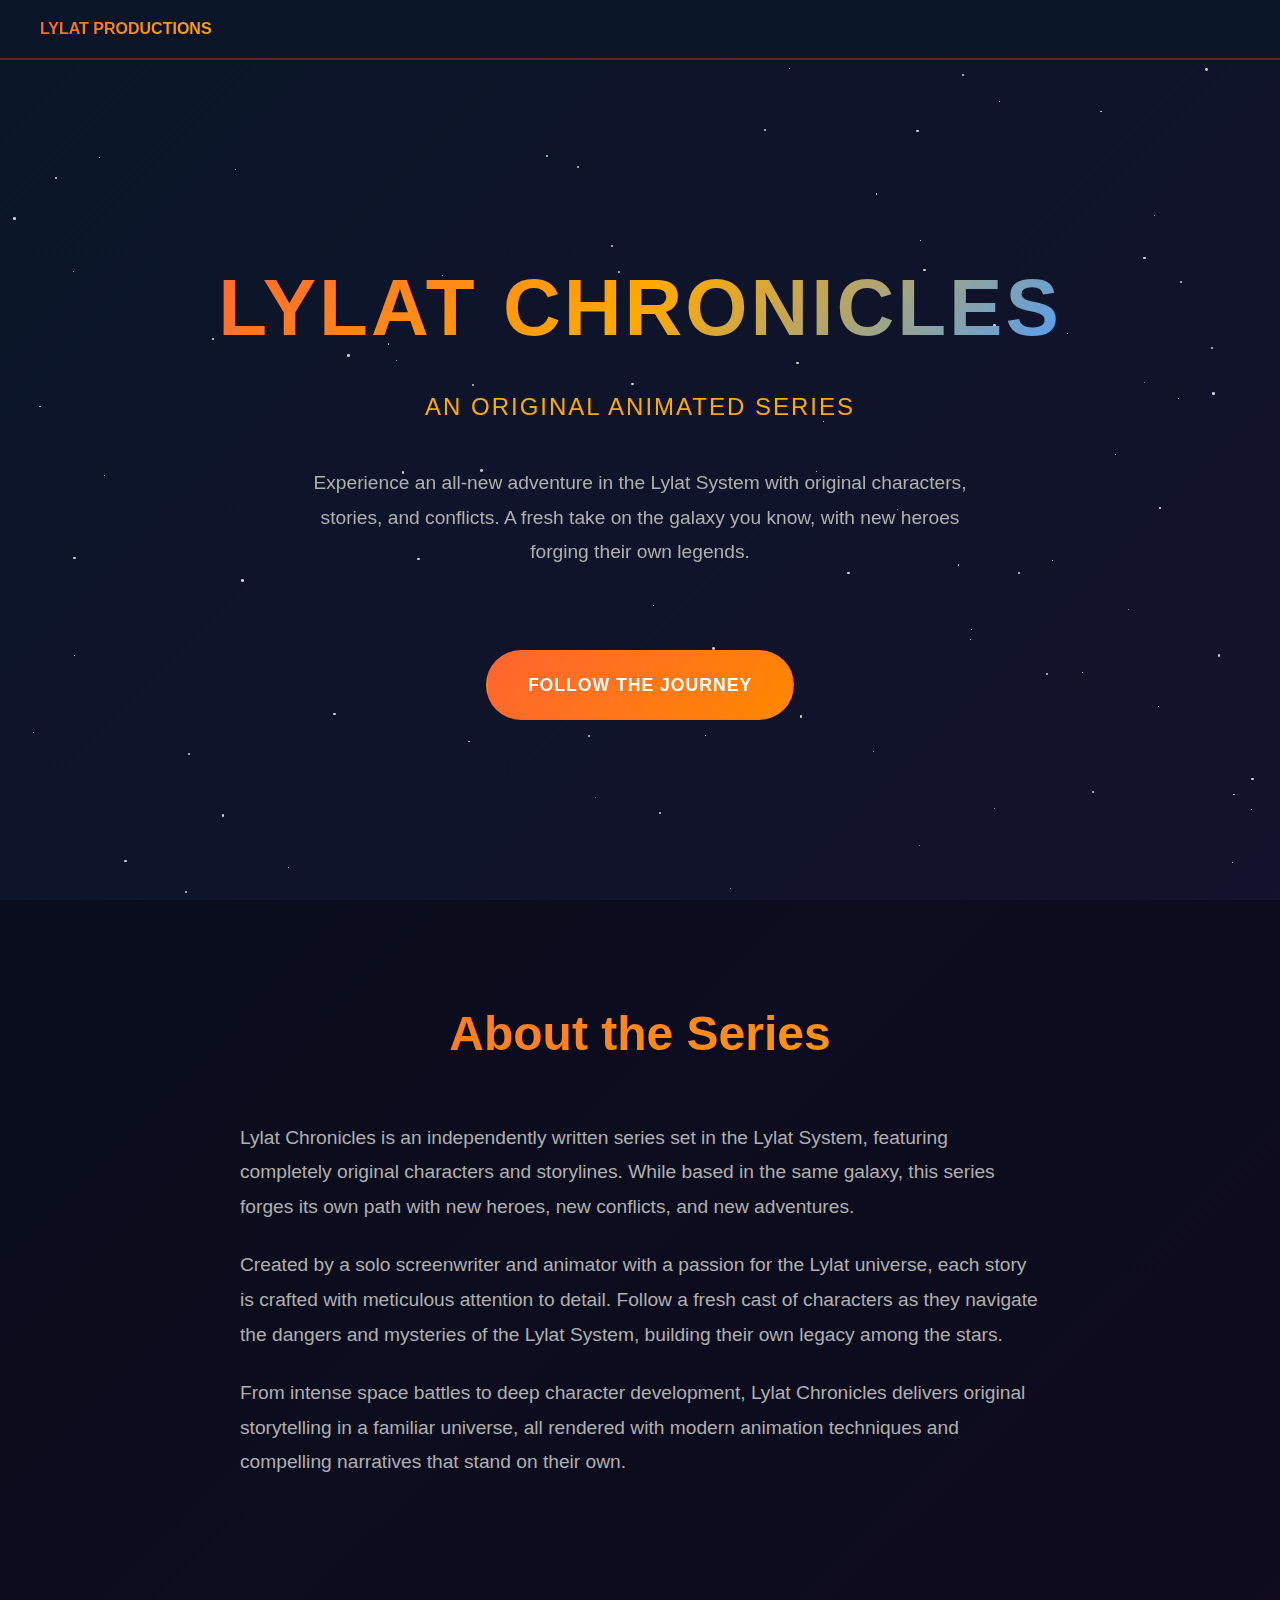
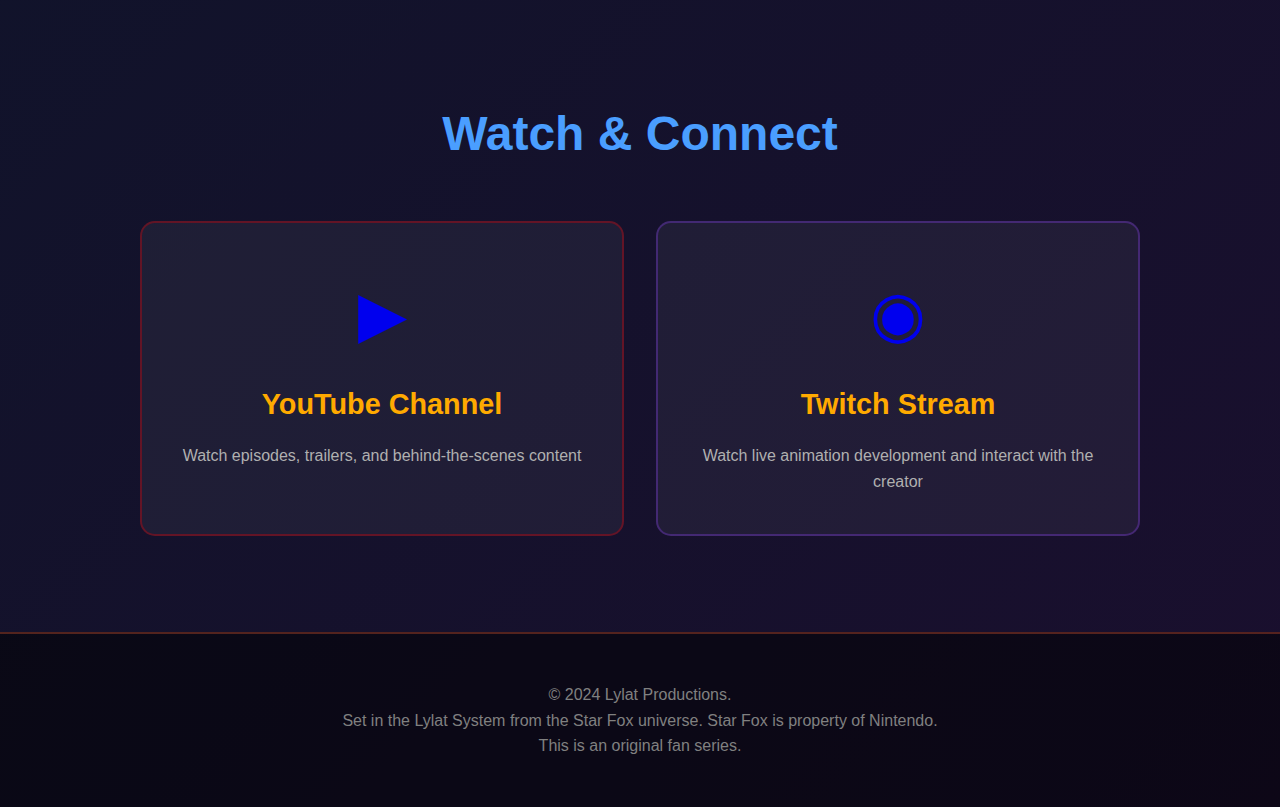
<file: index.html>
<!DOCTYPE html>
<html lang="en">
<head>
    <meta charset="UTF-8">
    <meta name="viewport" content="width=device-width, initial-scale=1.0">
    <title>Lylat Productions</title>
    <style>
        * {
            margin: 0;
            padding: 0;
            box-sizing: border-box;
        }

        body {
            font-family: 'Segoe UI', Tahoma, Geneva, Verdana, sans-serif;
            background: linear-gradient(135deg, #0a1628 0%, #1a0f2e 100%);
            color: #e0e0e0;
            line-height: 1.6;
            overflow-x: hidden;
        }

        .stars {
            position: fixed;
            top: 0;
            left: 0;
            width: 100%;
            height: 100%;
            pointer-events: none;
        }

        .star {
            position: absolute;
            background: white;
            border-radius: 50%;
            opacity: 0.8;
            animation: twinkle 3s infinite;
        }

        @keyframes twinkle {
            0%, 100% { opacity: 0.3; }
            50% { opacity: 0.8; }
        }

        nav {
            position: fixed;
            top: 0;
            width: 100%;
            background: rgba(10, 22, 40, 0.9);
            backdrop-filter: blur(10px);
            padding: 1rem 2rem;
            z-index: 1000;
            border-bottom: 2px solid rgba(255, 100, 50, 0.3);
        }

        .nav-content {
            max-width: 1200px;
            margin: 0 auto;
            display: flex;
            justify-content: space-between;
            align-items: center;
        }

        .logo {
            font-size: 1.0rem; /* Was 1.5rem */
            font-weight: 700;
            background: linear-gradient(135deg, #ff6432, #ffaa00);
            -webkit-background-clip: text;
            -webkit-text-fill-color: transparent;
            background-clip: text;
        }

        .container {
            max-width: 1200px;
            margin: 0 auto;
            padding: 0 2rem;
        }

        .hero {
            min-height: 100vh;
            display: flex;
            flex-direction: column;
            justify-content: center;
            align-items: center;
            text-align: center;
            padding: 8rem 2rem 4rem;
            position: relative;
        }

        .hero h1 {
            font-size: 5rem;
            margin-bottom: 1rem;
            background: linear-gradient(135deg, #ff6432, #ffaa00, #4a9eff);
            -webkit-background-clip: text;
            -webkit-text-fill-color: transparent;
            background-clip: text;
            font-weight: 900;
            text-transform: uppercase;
            letter-spacing: 3px;
            animation: glow 2s ease-in-out infinite;
        }

        @keyframes glow {
            0%, 100% { filter: drop-shadow(0 0 20px rgba(255, 100, 50, 0.5)); }
            50% { filter: drop-shadow(0 0 30px rgba(255, 170, 0, 0.7)); }
        }

        .hero .tagline {
            font-size: 1.5rem;
            color: #ffaa00;
            margin-bottom: 1rem;
            text-transform: uppercase;
            letter-spacing: 2px;
        }

        .hero .description {
            font-size: 1.2rem;
            color: #b0b0b0;
            max-width: 700px;
            margin: 1.5rem auto 3rem;
            line-height: 1.8;
        }

        .cta-buttons {
            display: flex;
            gap: 2rem;
            flex-wrap: wrap;
            justify-content: center;
            margin-top: 2rem;
        }

        .cta-button {
            padding: 1.2rem 2.5rem;
            font-size: 1.1rem;
            text-decoration: none;
            border-radius: 50px;
            font-weight: 600;
            text-transform: uppercase;
            letter-spacing: 1px;
            transition: all 0.3s ease;
            position: relative;
            overflow: hidden;
        }

        .cta-button::before {
            content: '';
            position: absolute;
            top: 50%;
            left: 50%;
            width: 0;
            height: 0;
            border-radius: 50%;
            background: rgba(255, 255, 255, 0.3);
            transform: translate(-50%, -50%);
            transition: width 0.6s, height 0.6s;
        }

        .cta-button:hover::before {
            width: 300px;
            height: 300px;
        }

        .cta-button span {
            position: relative;
            z-index: 1;
        }

        .cta-primary {
            background: linear-gradient(135deg, #ff6432, #ff8800);
            color: white;
            border: 2px solid transparent;
        }

        .cta-primary:hover {
            transform: translateY(-3px);
            box-shadow: 0 10px 30px rgba(255, 100, 50, 0.5);
        }

        .cta-secondary {
            background: transparent;
            color: #4a9eff;
            border: 2px solid #4a9eff;
        }

        .cta-secondary:hover {
            background: rgba(74, 158, 255, 0.1);
            transform: translateY(-3px);
            box-shadow: 0 10px 30px rgba(74, 158, 255, 0.3);
        }

        .about-section {
            padding: 6rem 2rem;
            background: rgba(0, 0, 0, 0.3);
        }

        .about-section h2 {
            font-size: 3rem;
            text-align: center;
            margin-bottom: 3rem;
            background: linear-gradient(135deg, #ff6432, #ffaa00);
            -webkit-background-clip: text;
            -webkit-text-fill-color: transparent;
            background-clip: text;
        }

        .about-content {
            max-width: 800px;
            margin: 0 auto;
            font-size: 1.2rem;
            color: #b0b0b0;
            line-height: 1.8;
        }

        .about-content p {
            margin-bottom: 1.5rem;
        }

        .links-section {
            padding: 6rem 2rem;
        }

        .links-section h2 {
            font-size: 3rem;
            text-align: center;
            margin-bottom: 3rem;
            color: #4a9eff;
        }

        .links-grid {
            display: grid;
            grid-template-columns: repeat(auto-fit, minmax(300px, 1fr));
            gap: 2rem;
            max-width: 1000px;
            margin: 0 auto;
        }

        .link-card {
            background: rgba(255, 255, 255, 0.05);
            border: 2px solid rgba(255, 100, 50, 0.3);
            padding: 2.5rem;
            border-radius: 15px;
            text-align: center;
            transition: all 0.3s ease;
            text-decoration: none;
            display: block;
        }

        .link-card:hover {
            background: rgba(255, 100, 50, 0.1);
            border-color: #ff6432;
            transform: translateY(-10px);
            box-shadow: 0 15px 40px rgba(255, 100, 50, 0.3);
        }

        .link-card .icon {
            font-size: 4rem;
            margin-bottom: 1rem;
        }

        .link-card h3 {
            font-size: 1.8rem;
            color: #ffaa00;
            margin-bottom: 1rem;
        }

        .link-card p {
            color: #b0b0b0;
            font-size: 1rem;
        }

        .youtube { border-color: rgba(255, 0, 0, 0.3); }
        .youtube:hover { border-color: #ff0000; box-shadow: 0 15px 40px rgba(255, 0, 0, 0.3); }

        .twitch { border-color: rgba(145, 70, 255, 0.3); }
        .twitch:hover { border-color: #9146ff; box-shadow: 0 15px 40px rgba(145, 70, 255, 0.3); }

        footer {
            text-align: center;
            padding: 3rem 2rem;
            background: rgba(0, 0, 0, 0.5);
            color: #808080;
            border-top: 2px solid rgba(255, 100, 50, 0.3);
        }

        @media (max-width: 768px) {
            .hero h1 {
                font-size: 3rem;
            }

            .hero .tagline {
                font-size: 1.2rem;
            }

            .cta-buttons {
                flex-direction: column;
                gap: 1rem;
            }

            .cta-button {
                width: 100%;
                max-width: 300px;
            }

            .links-grid {
                grid-template-columns: 1fr;
            }
        }
    </style>
</head>
<body>
    <div class="stars" id="stars"></div>

    <nav>
        <div class="nav-content">
            <div class="logo">LYLAT PRODUCTIONS</div>
        </div>
    </nav>

    <section class="hero">
        <h1>Lylat Chronicles</h1>
        <div class="tagline">An Original Animated Series</div>
        <p class="description">
            Experience an all-new adventure in the Lylat System with original characters, stories, and conflicts. A fresh take on the galaxy you know, with new heroes forging their own legends.
        </p>
        <div class="cta-buttons">
            <a href="#links" class="cta-button cta-primary">
                <span>Follow the Journey</span>
            </a>
            <!-- <a href="#links" class="cta-button cta-secondary">
                <span></span>
            </a> -->
        </div>
    </section>

    <section class="about-section">
        <div class="container">
            <h2>About the Series</h2>
            <div class="about-content">
                <p>
                    Lylat Chronicles is an independently written series set in the Lylat System, featuring completely original characters and storylines. While based in the same galaxy, this series forges its own path with new heroes, new conflicts, and new adventures.
                </p>
                <p>
                    Created by a solo screenwriter and animator with a passion for the Lylat universe, each story is crafted with meticulous attention to detail. Follow a fresh cast of characters as they navigate the dangers and mysteries of the Lylat System, building their own legacy among the stars.
                </p>
                <p>
                    From intense space battles to deep character development, Lylat Chronicles delivers original storytelling in a familiar universe, all rendered with modern animation techniques and compelling narratives that stand on their own.
                </p>
            </div>
        </div>
    </section>

    <section class="links-section" id="links">
        <div class="container">
            <h2>Watch & Connect</h2>
            <div class="links-grid">
                <a href="https://www.youtube.com/@ProfessionalFrogger" target="_blank" class="link-card youtube">
                    <div class="icon">▶</div>
                    <h3>YouTube Channel</h3>
                    <p>Watch episodes, trailers, and behind-the-scenes content</p>
                </a>

                <a href="https://twitch.tv/ProfessionalFrogger" target="_blank" class="link-card twitch">
                    <div class="icon">◉</div>
                    <h3>Twitch Stream</h3>
                    <p>Watch live animation development and interact with the creator</p>
                </a>
            </div>
        </div>
    </section>

    <footer>
        <p>&copy; 2024 Lylat Productions.<br>Set in the Lylat System from the Star Fox universe. Star Fox is property of Nintendo.<br>This is an original fan series.</p>
    </footer>

    <script>
        // Create starfield
        const starsContainer = document.getElementById('stars');
        for (let i = 0; i < 100; i++) {
            const star = document.createElement('div');
            star.className = 'star';
            star.style.left = Math.random() * 100 + '%';
            star.style.top = Math.random() * 100 + '%';
            star.style.width = Math.random() * 3 + 'px';
            star.style.height = star.style.width;
            star.style.animationDelay = Math.random() * 3 + 's';
            starsContainer.appendChild(star);
        }

        // Smooth scroll for anchor links
        document.querySelectorAll('a[href^="#"]').forEach(anchor => {
            anchor.addEventListener('click', function (e) {
                const href = this.getAttribute('href');
                if (href !== '#') {
                    e.preventDefault();
                    document.querySelector(href).scrollIntoView({
                        behavior: 'smooth'
                    });
                }
            });
        });
    </script>
</body>
</html>
</file>
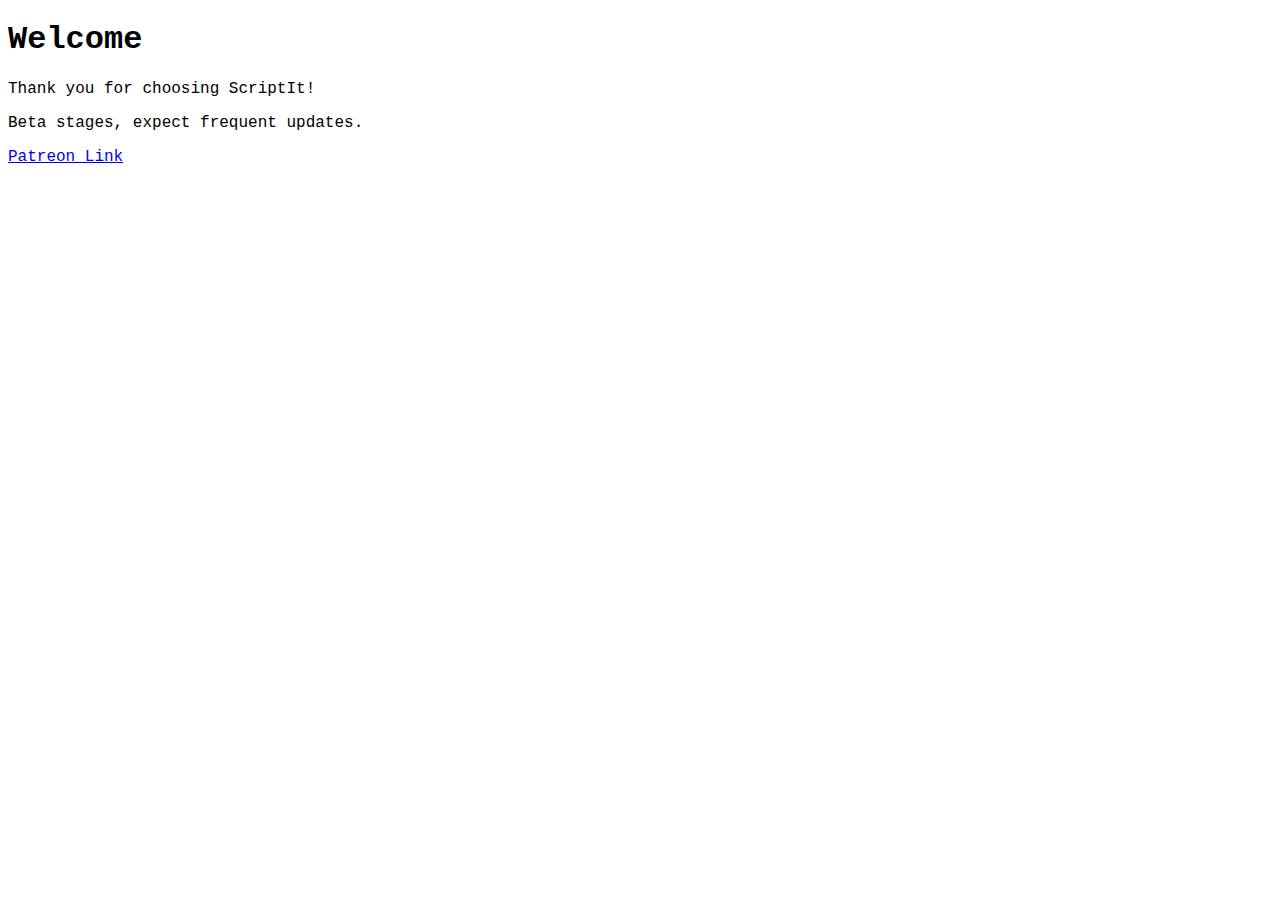
<file: test.html>
<!DOCTYPE html>
<html lang="en">
<head>
    <meta charset="UTF-8">
    <meta name="viewport" content="width=device-width, initial-scale=1.0">
    <title>ScriptIt</title>
</head>
<body style=font-family:Courier;>
    <h1 style=font-family:Courier;>Welcome</h1>
    <p style=font-family:Courier;>Thank you for choosing ScriptIt!</p>
    <p style=font-family:Courier;>Beta stages, expect frequent updates.</p>
    <p style=font-family:Courier;><a href="https://patreon.com">Patreon Link</a></p>
</body>
</html>
</file>
